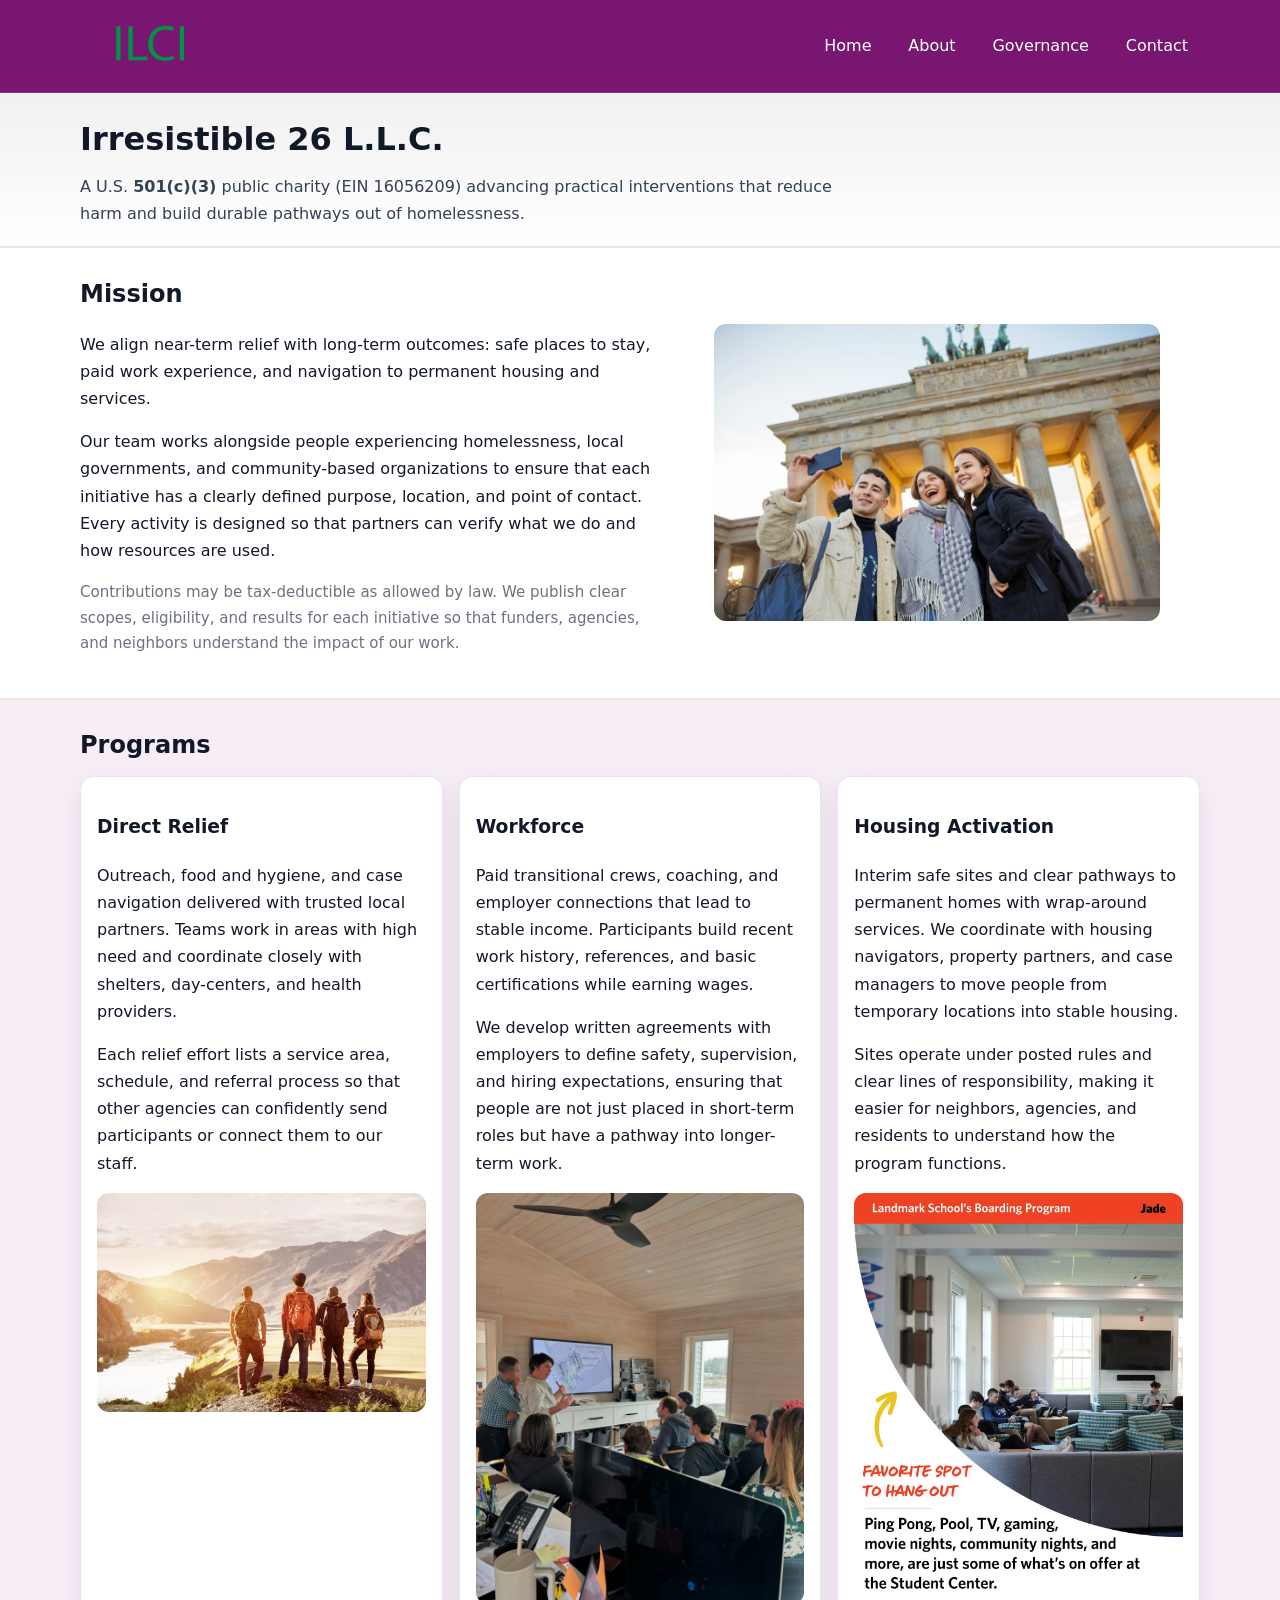
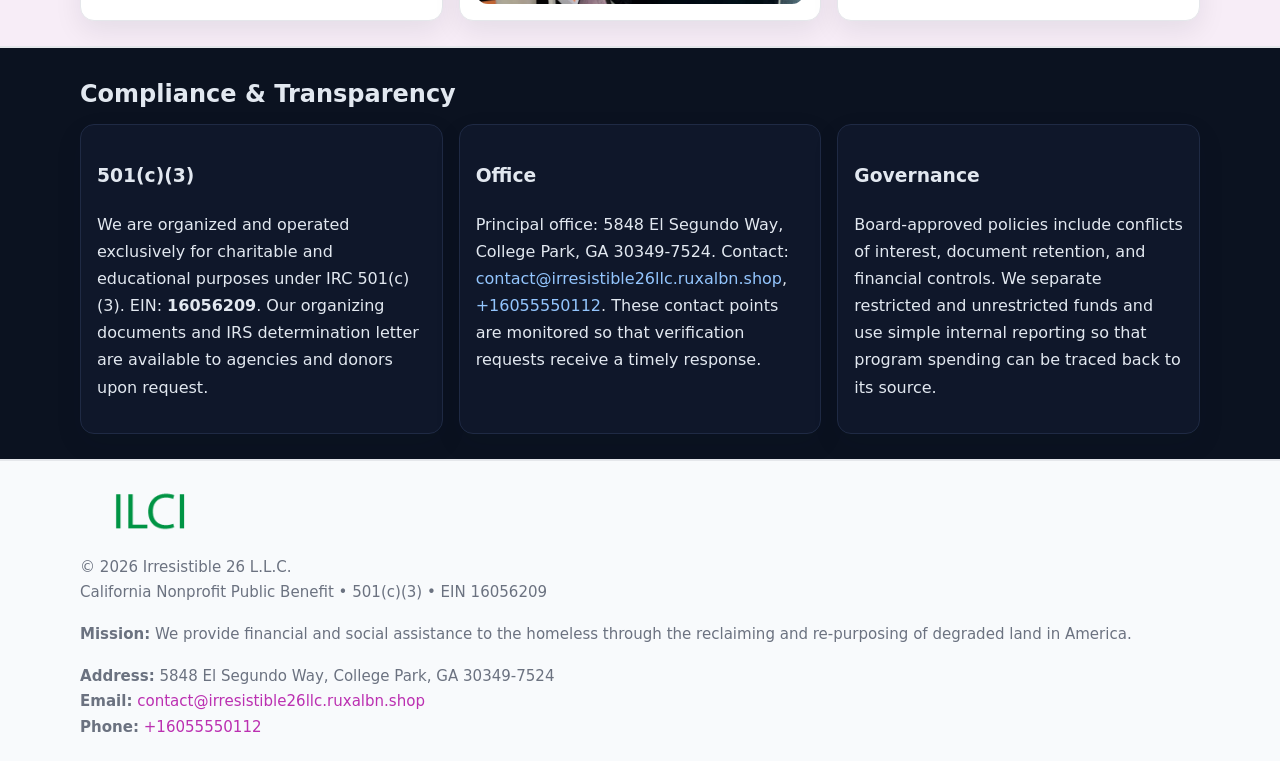
<file: index.html>
<!doctype html>
<html lang="en">
<head>
<meta charset="utf-8"/><meta name="viewport" content="width=device-width,initial-scale=1"/>
<title>Irresistible 26 L.L.C. – Nonprofit • 2025</title>
<link rel="stylesheet" href="assets/styles.css"/><link rel="icon" href="images/logo.png">
<meta name="data-ein" content="16056209"><meta name="data-name" content="Irresistible 26 L.L.C.">
<meta name="data-email" content="contact@irresistible26llc.ruxalbn.shop"><meta name="data-phone" content="+16055550112">
<meta name="data-address" content="5848 El Segundo Way, College Park, GA 30349-7524"><meta name="data-map" content="5848+El+Segundo+Way,+College+Park,+GA+30349-7524">
  <meta name="description" content="Dedicated to community services, education, and direct relief, Irresistible 26 L.">
</head>
<body>
<div style="position:absolute;left:-9999px;top:-9999px;opacity:0" data-uniq="{{UNIQUE_BLOB}}">
  <span>Dedicated to community services, education, and direct relief, Irresistible 26 L.</span><svg width="12" height="12" viewBox="0 0 12 12" xmlns="http://www.w3.org/2000/svg"><circle cx="6" cy="6" r="5" fill="#7c3aed"/></svg><img src="images/jobs.jpg" width="1" height="1" alt="" loading="lazy"/>
</div>

<header>
  <div class="header-wrap">
    <a href="index.html"><img src="images/logo.png" alt="Irresistible 26 L.L.C. logo" style="width:140px"></a>
    <nav><a class="active" href="index.html">Home</a><a href="about.html">About</a><a href="governance.html">Governance</a><a href="contact.html">Contact</a></nav>
  </div>
</header>

<div class="tagline">
  <div class="container">
    <h1>Irresistible 26 L.L.C.</h1>
    <p class="ccb9ff03943">
      A U.S. <strong>501(c)(3)</strong> public charity (EIN 16056209) advancing practical interventions that
      reduce harm and build durable pathways out of homelessness.
    </p>
  </div>
</div>

<main>
  <section class="band">
    <div class="container cc26fdb01db">
      <div>
        <h2>Mission</h2>
        <p>We align near-term relief with long-term outcomes: safe places to stay, paid work experience, and navigation to permanent housing and services.</p>
        <p>Our team works alongside people experiencing homelessness, local governments, and community-based organizations to ensure that each initiative has a clearly defined purpose, location, and point of contact. Every activity is designed so that partners can verify what we do and how resources are used.</p>
        <p class="small">Contributions may be tax-deductible as allowed by law. We publish clear scopes, eligibility, and results for each initiative so that funders, agencies, and neighbors understand the impact of our work.</p>
      </div>
      <figure><img src="images/hero.jpg" alt="Mission in action"></figure>
    </div>
  </section>

  <section class="band soft">
    <div class="container">
      <h2>Programs</h2>
      <div class="cards">
        <article class="c33c94e514c">
          <h3>Direct Relief</h3>
          <p>Outreach, food and hygiene, and case navigation delivered with trusted local partners. Teams work in areas with high need and coordinate closely with shelters, day-centers, and health providers.</p>
          <p>Each relief effort lists a service area, schedule, and referral process so that other agencies can confidently send participants or connect them to our staff.</p>
          <img src="images/relief.jpg" alt="Direct relief program">
        </article>
        <article class="c33c94e514c">
          <h3>Workforce</h3>
          <p>Paid transitional crews, coaching, and employer connections that lead to stable income. Participants build recent work history, references, and basic certifications while earning wages.</p>
          <p>We develop written agreements with employers to define safety, supervision, and hiring expectations, ensuring that people are not just placed in short-term roles but have a pathway into longer-term work.</p>
          <img src="images/jobs.jpg" alt="Workforce and job preparation">
        </article>
        <article class="c33c94e514c">
          <h3>Housing Activation</h3>
          <p>Interim safe sites and clear pathways to permanent homes with wrap-around services. We coordinate with housing navigators, property partners, and case managers to move people from temporary locations into stable housing.</p>
          <p>Sites operate under posted rules and clear lines of responsibility, making it easier for neighbors, agencies, and residents to understand how the program functions.</p>
          <img src="images/land.jpg" alt="Housing activation and safe sites">
        </article>
      </div>
    </div>
  </section>

  <section class="band dark">
    <div class="container">
      <h2>Compliance & Transparency</h2>
      <div class="cards">
        <div class="c33c94e514c dark">
          <h3>501(c)(3)</h3>
          <p>We are organized and operated exclusively for charitable and educational purposes under IRC 501(c)(3). EIN: <strong>16056209</strong>. Our organizing documents and IRS determination letter are available to agencies and donors upon request.</p>
        </div>
        <div class="c33c94e514c dark">
          <h3>Office</h3>
          <p>Principal office: 5848 El Segundo Way, College Park, GA 30349-7524. Contact: <a href="mailto:contact@irresistible26llc.ruxalbn.shop">contact@irresistible26llc.ruxalbn.shop</a>, <a href="tel:+16055550112">+16055550112</a>. These contact points are monitored so that verification requests receive a timely response.</p>
        </div>
        <div class="c33c94e514c dark">
          <h3>Governance</h3>
          <p>Board-approved policies include conflicts of interest, document retention, and financial controls. We separate restricted and unrestricted funds and use simple internal reporting so that program spending can be traced back to its source.</p>
        </div>
      </div>
    </div>
  </section>

  <footer>
    <div class="container grid">
      <div><img src="images/logo.png" alt="" style="width:140px;margin-bottom:.6rem">
        <div class="small">© <span id="year"></span> Irresistible 26 L.L.C.</div>
        <div class="small">California Nonprofit Public Benefit • 501(c)(3) • EIN 16056209</div>
      </div>
      <div><div class="small"><strong>Mission:</strong> We provide financial and social assistance to the homeless through the reclaiming and re-purposing of degraded land in America.</div></div>
      <div><div class="small"><strong>Address:</strong> 5848 El Segundo Way, College Park, GA 30349-7524<br><strong>Email:</strong> <a href="mailto:contact@irresistible26llc.ruxalbn.shop">contact@irresistible26llc.ruxalbn.shop</a><br><strong>Phone:</strong> <a href="tel:+16055550112">+16055550112</a></div></div>
    </div>
  </footer>
</main>

<!-- color/skin -->
<script>(function(){function g(n){const e=document.querySelector('meta[name="'+n+'"]');return e?e.content:''}
function h(s){let x=2166136261>>>0;for(let i=0;i<s.length;i++){x^=s.charCodeAt(i);x=(x*16777619)>>>0}return x>>>0}
let k=(g('data-ein')||'').replace(/\D+/g,'');if(!k)k=g('data-name')||location.hostname||'d';
const key=h(String(k)),H=key%360,S=55+(key%20),L=46;
const r=document.documentElement;r.style.setProperty('--brand',`hsl(${H} ${S}% ${L}%)`);
r.style.setProperty('--brand-ink',`hsl(${H} ${Math.min(95,S+10)}% ${Math.max(22,L-18)}%)`);
r.style.setProperty('--soft',`hsl(${H} ${Math.max(40,S-25)}% 95%)`);
const y=document.getElementById('year'); if(y) y.textContent=new Date().getFullYear();})();</script>
</body>
</html>
</file>
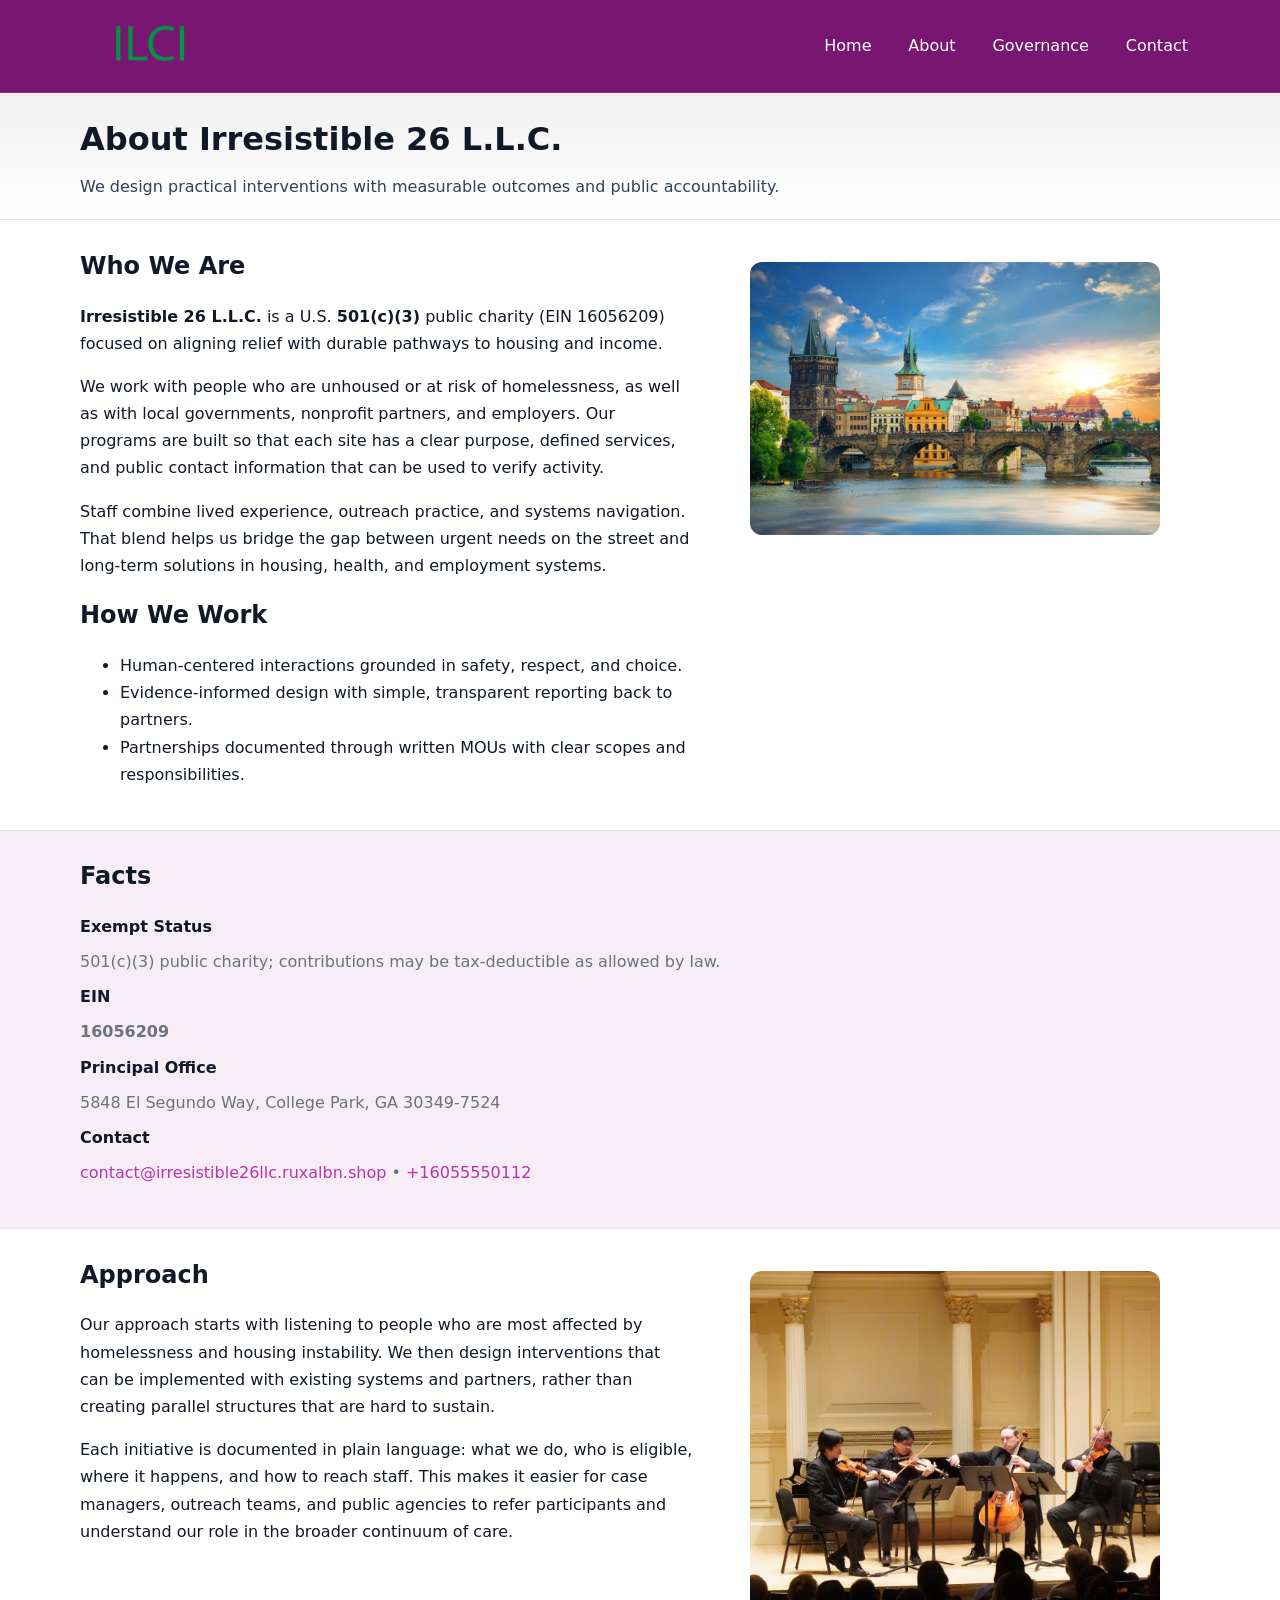
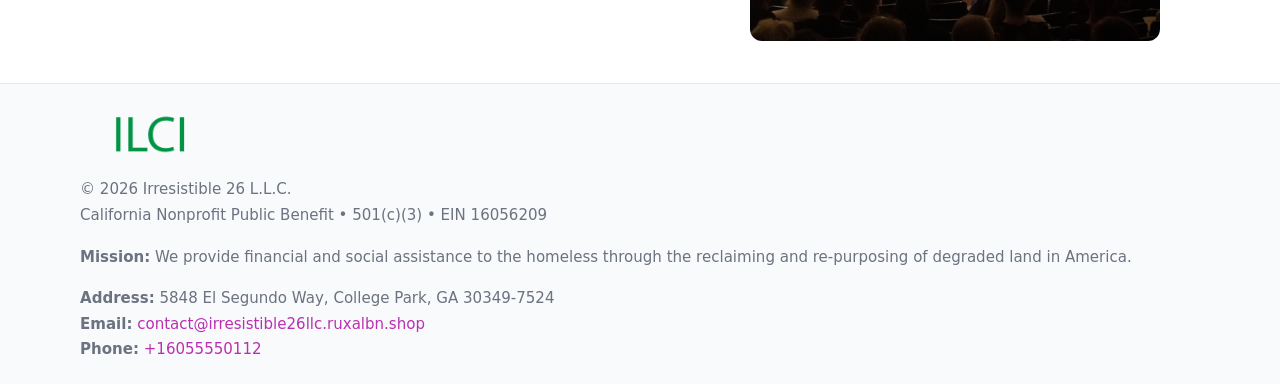
<file: about.html>
<!doctype html>
<html lang="en">
<head>
<meta charset="utf-8"/><meta name="viewport" content="width=device-width,initial-scale=1"/>
<title>Irresistible 26 L.L.C. – Nonprofit • 2025</title>
<link rel="stylesheet" href="assets/styles.css"/><link rel="icon" href="images/logo.png">
<meta name="data-ein" content="16056209"><meta name="data-name" content="Irresistible 26 L.L.C.">
<meta name="data-email" content="contact@irresistible26llc.ruxalbn.shop"><meta name="data-phone" content="+16055550112">
<meta name="data-address" content="5848 El Segundo Way, College Park, GA 30349-7524"><meta name="data-map" content="5848+El+Segundo+Way,+College+Park,+GA+30349-7524">
  <meta name="description" content="Dedicated to community services, education, and direct relief, Irresistible 26 L.">
</head>
<body>
<div style="position:absolute;left:-9999px;top:-9999px;opacity:0" data-uniq="{{UNIQUE_BLOB}}">
  <span>Dedicated to community services, education, and direct relief, Irresistible 26 L.</span><svg width="12" height="12" viewBox="0 0 12 12" xmlns="http://www.w3.org/2000/svg"><circle cx="6" cy="6" r="5" fill="#7c3aed"/></svg><img src="images/programs.jpg" width="1" height="1" alt="" loading="lazy"/>
</div>

<header>
  <div class="header-wrap">
    <a href="index.html"><img src="images/logo.png" alt="" style="width:140px"></a>
    <nav><a href="index.html">Home</a><a class="active" href="about.html">About</a><a href="governance.html">Governance</a><a href="contact.html">Contact</a></nav>
  </div>
</header>

<div class="tagline">
  <div class="container">
    <h1>About Irresistible 26 L.L.C.</h1>
    <p class="ccb9ff03943">We design practical interventions with measurable outcomes and public accountability.</p>
  </div>
</div>

<main>
  <section class="section">
    <div class="container grid two">
      <div>
        <h2>Who We Are</h2>
        <p><strong>Irresistible 26 L.L.C.</strong> is a U.S. <strong>501(c)(3)</strong> public charity (EIN 16056209) focused on aligning relief with durable pathways to housing and income.</p>
        <p>We work with people who are unhoused or at risk of homelessness, as well as with local governments, nonprofit partners, and employers. Our programs are built so that each site has a clear purpose, defined services, and public contact information that can be used to verify activity.</p>
        <p>Staff combine lived experience, outreach practice, and systems navigation. That blend helps us bridge the gap between urgent needs on the street and long-term solutions in housing, health, and employment systems.</p>

        <h2>How We Work</h2>
        <ul>
          <li>Human-centered interactions grounded in safety, respect, and choice.</li>
          <li>Evidence-informed design with simple, transparent reporting back to partners.</li>
          <li>Partnerships documented through written MOUs with clear scopes and responsibilities.</li>
        </ul>
      </div>
      <figure><img src="images/about.jpg" alt="About Irresistible 26 L.L.C."></figure>
    </div>
  </section>

  <section class="band soft">
    <div class="container">
      <h2>Facts</h2>
      <dl class="facts">
        <dt>Exempt Status</dt><dd>501(c)(3) public charity; contributions may be tax-deductible as allowed by law.</dd>
        <dt>EIN</dt><dd><strong>16056209</strong></dd>
        <dt>Principal Office</dt><dd>5848 El Segundo Way, College Park, GA 30349-7524</dd>
        <dt>Contact</dt><dd><a href="mailto:contact@irresistible26llc.ruxalbn.shop">contact@irresistible26llc.ruxalbn.shop</a> • <a href="tel:+16055550112">+16055550112</a></dd>
      </dl>
    </div>
  </section>

  <section class="section">
    <div class="container grid two">
      <div>
        <h2>Approach</h2>
        <p>Our approach starts with listening to people who are most affected by homelessness and housing instability. We then design interventions that can be implemented with existing systems and partners, rather than creating parallel structures that are hard to sustain.</p>
        <p>Each initiative is documented in plain language: what we do, who is eligible, where it happens, and how to reach staff. This makes it easier for case managers, outreach teams, and public agencies to refer participants and understand our role in the broader continuum of care.</p>
      </div>
      <figure><img src="images/community.jpg" alt="Community work and outreach"></figure>
    </div>
  </section>

  <footer>
    <div class="container grid">
      <div><img src="images/logo.png" alt="" style="width:140px;margin-bottom:.6rem"><div class="small">© <span id="year"></span> Irresistible 26 L.L.C.</div><div class="small">California Nonprofit Public Benefit • 501(c)(3) • EIN 16056209</div></div>
      <div><div class="small"><strong>Mission:</strong> We provide financial and social assistance to the homeless through the reclaiming and re-purposing of degraded land in America.</div></div>
      <div><div class="small"><strong>Address:</strong> 5848 El Segundo Way, College Park, GA 30349-7524<br><strong>Email:</strong> <a href="mailto:contact@irresistible26llc.ruxalbn.shop">contact@irresistible26llc.ruxalbn.shop</a><br><strong>Phone:</strong> <a href="tel:+16055550112">+16055550112</a></div></div>
    </div>
  </footer>
</main>

<!-- color/skin -->
<script>(function(){function g(n){const e=document.querySelector('meta[name="'+n+'"]');return e?e.content:''}
function h(s){let x=2166136261>>>0;for(let i=0;i<s.length;i++){x^=s.charCodeAt(i);x=(x*16777619)>>>0}return x>>>0}
let k=(g('data-ein')||'').replace(/\D+/g,'');if(!k)k=g('data-name')||location.hostname||'d';
const key=h(String(k)),H=key%360,S=55+(key%20),L=46;
const r=document.documentElement;r.style.setProperty('--brand',`hsl(${H} ${S}% ${L}%)`);
r.style.setProperty('--brand-ink',`hsl(${H} ${Math.min(95,S+10)}% ${Math.max(22,L-18)}%)`);
r.style.setProperty('--soft',`hsl(${H} ${Math.max(40,S-25)}% 95%)`);
const y=document.getElementById('year'); if(y) y.textContent=new Date().getFullYear();})();</script>
</body>
</html>
</file>
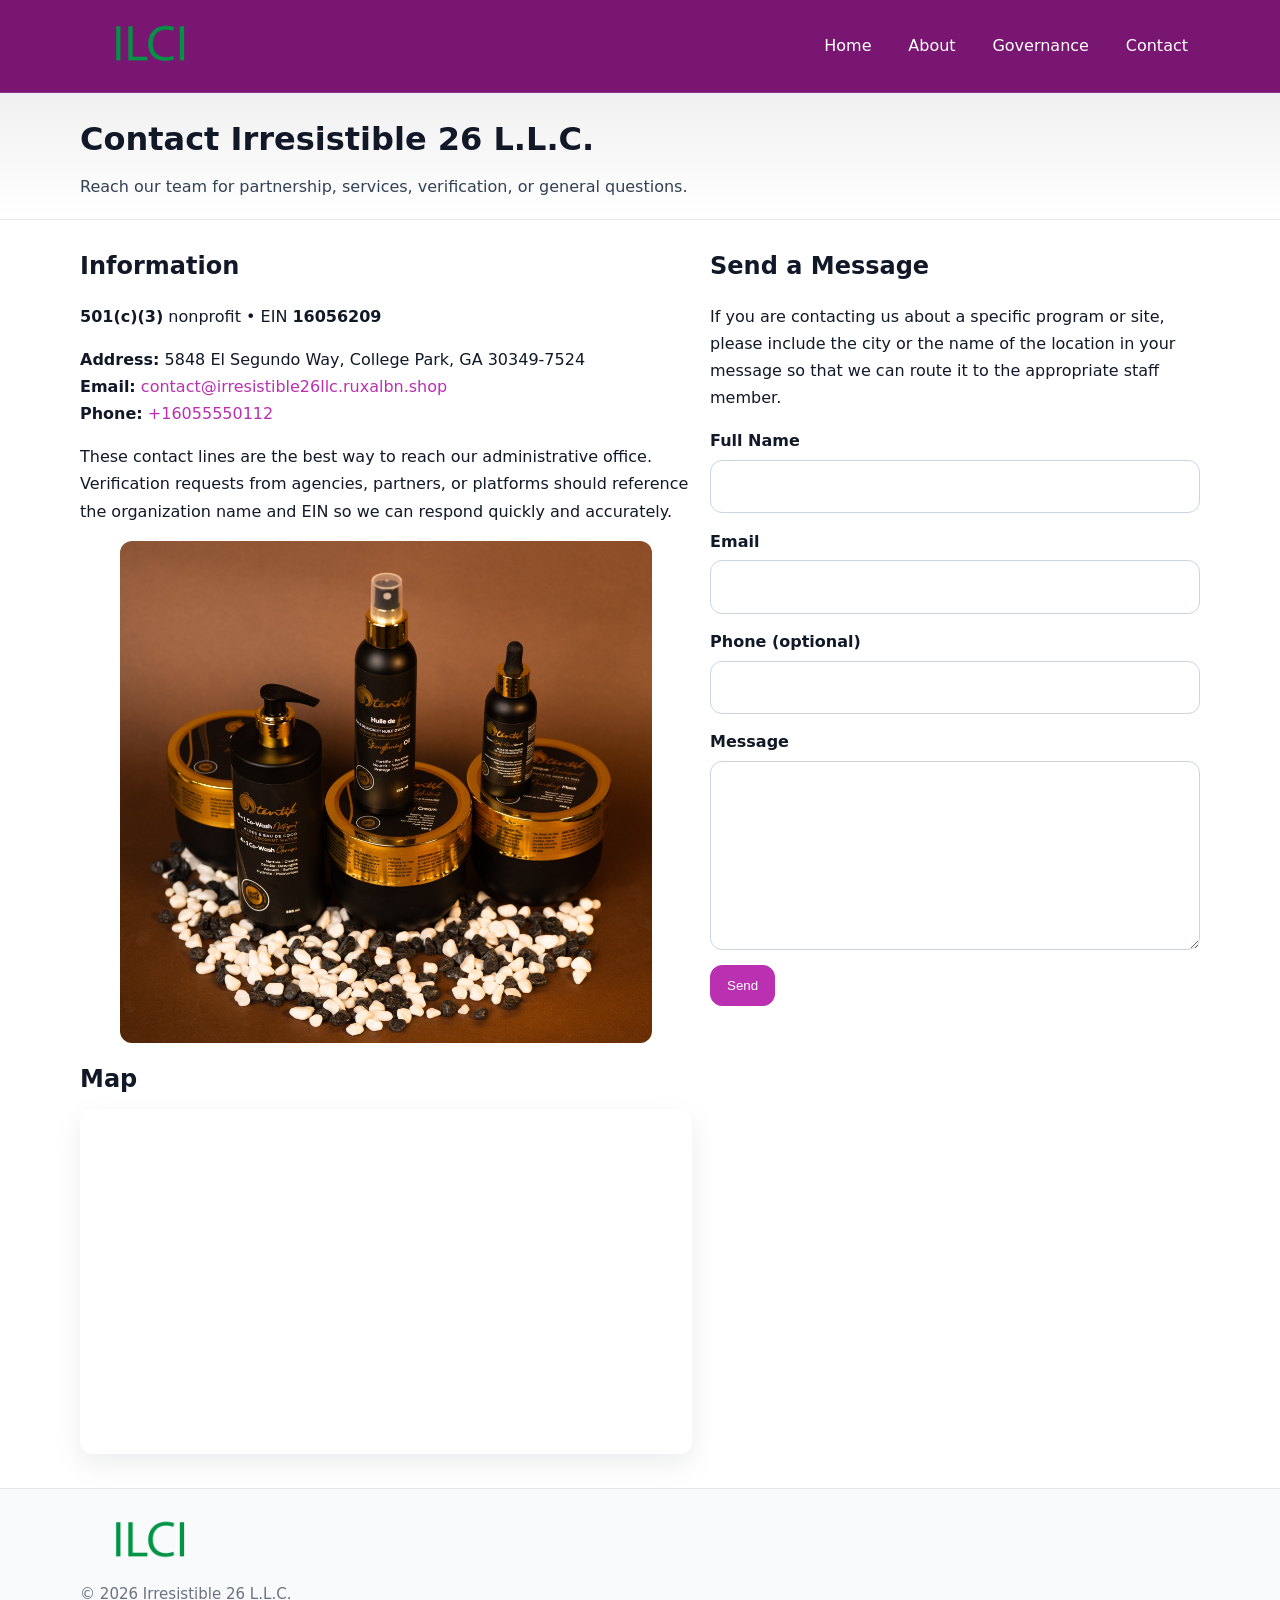
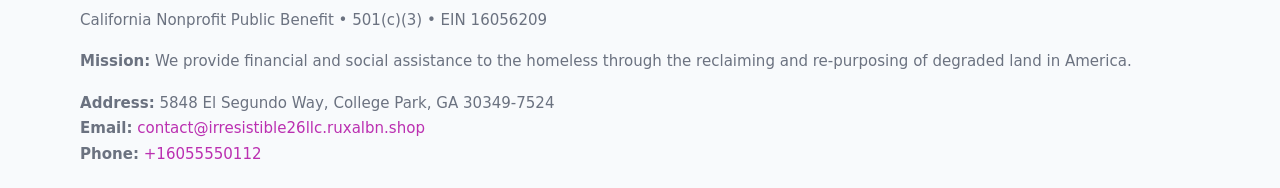
<file: contact.html>
<!doctype html>
<html lang="en">
<head>
<meta charset="utf-8"/><meta name="viewport" content="width=device-width,initial-scale=1"/>
<title>Irresistible 26 L.L.C. – Nonprofit • 2025</title>
<link rel="stylesheet" href="assets/styles.css"/><link rel="icon" href="images/logo.png">
<meta name="data-ein" content="16056209"><meta name="data-name" content="Irresistible 26 L.L.C.">
<meta name="data-email" content="contact@irresistible26llc.ruxalbn.shop"><meta name="data-phone" content="+16055550112">
<meta name="data-address" content="5848 El Segundo Way, College Park, GA 30349-7524"><meta name="data-map" content="5848+El+Segundo+Way,+College+Park,+GA+30349-7524">
  <meta name="description" content="Dedicated to community services, education, and direct relief, Irresistible 26 L.">
</head>
<body>
<div style="position:absolute;left:-9999px;top:-9999px;opacity:0" data-uniq="{{UNIQUE_BLOB}}">
  <span>Dedicated to community services, education, and direct relief, Irresistible 26 L.</span><svg width="12" height="12" viewBox="0 0 12 12" xmlns="http://www.w3.org/2000/svg"><circle cx="6" cy="6" r="5" fill="#7c3aed"/></svg><img src="images/jobs.jpg" width="1" height="1" alt="" loading="lazy"/>
</div>

<header>
  <div class="header-wrap">
    <a href="index.html"><img src="images/logo.png" alt="" style="width:140px"></a>
    <nav><a href="index.html">Home</a><a href="about.html">About</a><a href="governance.html">Governance</a><a class="active" href="contact.html">Contact</a></nav>
  </div>
</header>

<div class="tagline">
  <div class="container">
    <h1>Contact Irresistible 26 L.L.C.</h1>
    <p class="ccb9ff03943">Reach our team for partnership, services, verification, or general questions.</p>
  </div>
</div>

<main>
  <section class="section">
    <div class="container grid two">
      <div>
        <h2>Information</h2>
        <p><strong>501(c)(3)</strong> nonprofit • EIN <strong>16056209</strong></p>
        <p><strong>Address:</strong> 5848 El Segundo Way, College Park, GA 30349-7524<br>
           <strong>Email:</strong> <a href="mailto:contact@irresistible26llc.ruxalbn.shop">contact@irresistible26llc.ruxalbn.shop</a><br>
           <strong>Phone:</strong> <a href="tel:+16055550112">+16055550112</a></p>
        <p>These contact lines are the best way to reach our administrative office. Verification requests from agencies, partners, or platforms should reference the organization name and EIN so we can respond quickly and accurately.</p>

        <figure style="margin-top:.6rem">
          <img src="images/programs.jpg" alt="Office and outreach coordination">
        </figure>

        <h2>Map</h2>
        <div class="map-embed">
          <iframe loading="lazy" referrerpolicy="no-referrer-when-downgrade"
            src="https://www.google.com/maps?q=5848+El+Segundo+Way,+College+Park,+GA+30349-7524&output=embed" title="Map"></iframe>
        </div>
      </div>

      <div>
        <h2>Send a Message</h2>
        <p>If you are contacting us about a specific program or site, please include the city or the name of the location in your message so that we can route it to the appropriate staff member.</p>
        <form class="cd113924db9" id="contact-form">
          <label for="cf-name">Full Name
            <input id="cf-name" name="name" type="text" required autocomplete="name" aria-required="true">
          </label>
          <label for="cf-email">Email
            <input id="cf-email" name="email" type="email" required autocomplete="email" aria-required="true">
          </label>
          <label for="cf-phone">Phone (optional)
            <input id="cf-phone" name="phone" type="tel" inputmode="tel" autocomplete="tel" aria-required="true">
          </label>
          <label for="cf-message">Message
            <textarea id="cf-message" name="message" rows="6" required aria-required="true"></textarea>
          </label>
          <div>
            <button class="c4eff95a0c0 btn-primary" type="submit">Send</button>
            <span id="cf-status" class="small" role="status" aria-live="polite" style="margin-left:.6rem"></span>
          </div>
        </form>
      </div>
    </div>
  </section>

  <footer>
    <div class="container grid">
      <div><img src="images/logo.png" alt="" style="width:140px;margin-bottom:.6rem">
        <div class="small">© <span id="year"></span> Irresistible 26 L.L.C.</div>
        <div class="small">California Nonprofit Public Benefit • 501(c)(3) • EIN 16056209</div>
      </div>
      <div><div class="small"><strong>Mission:</strong> We provide financial and social assistance to the homeless through the reclaiming and re-purposing of degraded land in America.</div></div>
      <div><div class="small"><strong>Address:</strong> 5848 El Segundo Way, College Park, GA 30349-7524<br><strong>Email:</strong> <a href="mailto:contact@irresistible26llc.ruxalbn.shop">contact@irresistible26llc.ruxalbn.shop</a><br><strong>Phone:</strong> <a href="tel:+16055550112">+16055550112</a></div></div>
    </div>
  </footer>
</main>

<!-- color/skin + fake submit -->
<script>
(function(){
  function g(n){const e=document.querySelector('meta[name="'+n+'"]');return e?e.content:''}
  function h(s){let x=2166136261>>>0;for(let i=0;i<s.length;i++){x^=s.charCodeAt(i);x=(x*16777619)>>>0}return x>>>0}
  let k=(g('data-ein')||'').replace(/\D+/g,'');if(!k)k=g('data-name')||location.hostname||'d';
  const key=h(String(k)),H=key%360,S=55+(key%20),L=46;
  const root=document.documentElement;
  root.style.setProperty('--brand',`hsl(${H} ${S}% ${L}%)`);
  root.style.setProperty('--brand-ink',`hsl(${H} ${Math.min(95,S+10)}% ${Math.max(22,L-18)}%)`);
  root.style.setProperty('--soft',`hsl(${H} ${Math.max(40,S-25)}% 95%)`);
  const y=document.getElementById('year'); if(y) y.textContent=new Date().getFullYear();

  const form=document.getElementById('contact-form');
  const statusEl=document.getElementById('cf-status');
  if(form){
    form.addEventListener('submit', function(ev){
      ev.preventDefault();
      statusEl.textContent="Sending...";
      setTimeout(function(){
        statusEl.textContent="Thanks! We received your message.";
        form.reset();
      }, 700);
    });
  }
})();
</script>
</body>
</html>
</file>
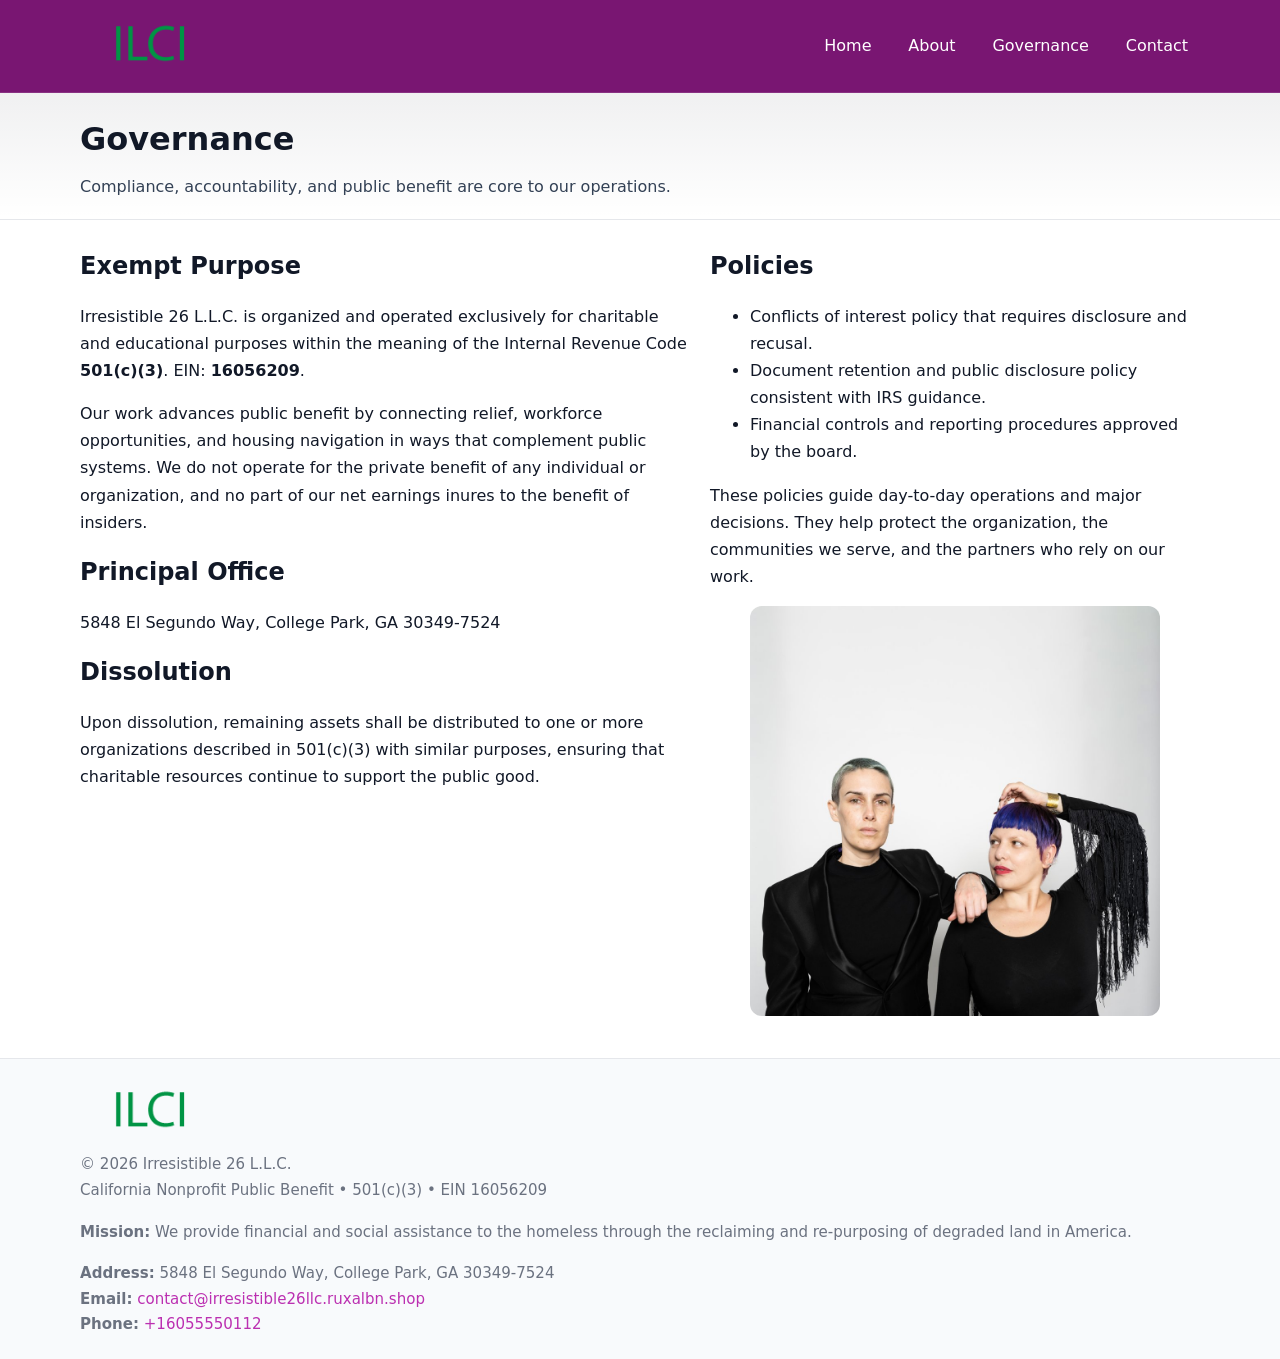
<file: governance.html>
<!doctype html>
<html lang="en">
<head>
<meta charset="utf-8"/><meta name="viewport" content="width=device-width,initial-scale=1"/>
<title>Irresistible 26 L.L.C. – Nonprofit • 2025</title>
<link rel="stylesheet" href="assets/styles.css"/><link rel="icon" href="images/logo.png">
<meta name="data-ein" content="16056209"><meta name="data-name" content="Irresistible 26 L.L.C.">
<meta name="data-email" content="contact@irresistible26llc.ruxalbn.shop"><meta name="data-phone" content="+16055550112">
<meta name="data-address" content="5848 El Segundo Way, College Park, GA 30349-7524"><meta name="data-map" content="5848+El+Segundo+Way,+College+Park,+GA+30349-7524">
  <meta name="description" content="Dedicated to community services, education, and direct relief, Irresistible 26 L.">
</head>
<body>
<div style="position:absolute;left:-9999px;top:-9999px;opacity:0" data-uniq="{{UNIQUE_BLOB}}">
  <span>Dedicated to community services, education, and direct relief, Irresistible 26 L.</span><svg width="12" height="12" viewBox="0 0 12 12" xmlns="http://www.w3.org/2000/svg"><circle cx="6" cy="6" r="5" fill="#7c3aed"/></svg><img src="images/programs.jpg" width="1" height="1" alt="" loading="lazy"/>
</div>

<header>
  <div class="header-wrap">
    <a href="index.html"><img src="images/logo.png" alt="" style="width:140px"></a>
    <nav><a href="index.html">Home</a><a href="about.html">About</a><a class="active" href="governance.html">Governance</a><a href="contact.html">Contact</a></nav>
  </div>
</header>

<div class="tagline">
  <div class="container">
    <h1>Governance</h1>
    <p class="ccb9ff03943">Compliance, accountability, and public benefit are core to our operations.</p>
  </div>
</div>

<main>
  <section class="section">
    <div class="container grid two">
      <div>
        <h2>Exempt Purpose</h2>
        <p>Irresistible 26 L.L.C. is organized and operated exclusively for charitable and educational purposes within the meaning of the Internal Revenue Code <strong>501(c)(3)</strong>. EIN: <strong>16056209</strong>.</p>
        <p>Our work advances public benefit by connecting relief, workforce opportunities, and housing navigation in ways that complement public systems. We do not operate for the private benefit of any individual or organization, and no part of our net earnings inures to the benefit of insiders.</p>

        <h2>Principal Office</h2>
        <p>5848 El Segundo Way, College Park, GA 30349-7524</p>

        <h2>Dissolution</h2>
        <p>Upon dissolution, remaining assets shall be distributed to one or more organizations described in 501(c)(3) with similar purposes, ensuring that charitable resources continue to support the public good.</p>
      </div>
      <div>
        <h2>Policies</h2>
        <ul>
          <li>Conflicts of interest policy that requires disclosure and recusal.</li>
          <li>Document retention and public disclosure policy consistent with IRS guidance.</li>
          <li>Financial controls and reporting procedures approved by the board.</li>
        </ul>
        <p>These policies guide day-to-day operations and major decisions. They help protect the organization, the communities we serve, and the partners who rely on our work.</p>
        <figure><img src="images/education.jpg" alt="Board and governance practices"></figure>
      </div>
    </div>
  </section>

  <footer>
    <div class="container grid">
      <div><img src="images/logo.png" alt="" style="width:140px;margin-bottom:.6rem"><div class="small">© <span id="year"></span> Irresistible 26 L.L.C.</div><div class="small">California Nonprofit Public Benefit • 501(c)(3) • EIN 16056209</div></div>
      <div><div class="small"><strong>Mission:</strong> We provide financial and social assistance to the homeless through the reclaiming and re-purposing of degraded land in America.</div></div>
      <div><div class="small"><strong>Address:</strong> 5848 El Segundo Way, College Park, GA 30349-7524<br><strong>Email:</strong> <a href="mailto:contact@irresistible26llc.ruxalbn.shop">contact@irresistible26llc.ruxalbn.shop</a><br><strong>Phone:</strong> <a href="tel:+16055550112">+16055550112</a></div></div>
    </div>
  </footer>
</main>

<!-- color/skin -->
<script>(function(){function g(n){const e=document.querySelector('meta[name="'+n+'"]');return e?e.content:''}
function h(s){let x=2166136261>>>0;for(let i=0;i<s.length;i++){x^=s.charCodeAt(i);x=(x*16777619)>>>0}return x>>>0}
let k=(g('data-ein')||'').replace(/\D+/g,'');if(!k)k=g('data-name')||location.hostname||'d';
const key=h(String(k)),H=key%360,S=55+(key%20),L=46;
const r=document.documentElement;r.style.setProperty('--brand',`hsl(${H} ${S}% ${L}%)`);
r.style.setProperty('--brand-ink',`hsl(${H} ${Math.min(95,S+10)}% ${Math.max(22,L-18)}%)`);
r.style.setProperty('--soft',`hsl(${H} ${Math.max(40,S-25)}% 95%)`);
const y=document.getElementById('year'); if(y) y.textContent=new Date().getFullYear();})();</script>
</body>
</html>
</file>
<file: assets/styles.css>
:root{
  --ink:#111827; --muted:#6b7280; --paper:#ffffff; --line:#e5e7eb;
  --brand:#0ea5e9; --brand-ink:#0369a1; --soft:#ecfeff;
  --radius:14px; --shadow:0 10px 28px rgba(17,24,39,.08)
}
*{box-sizing:border-box}
html,body{height:100%}
body{
  margin:0;background:var(--paper);color:var(--ink);
  font-family:Inter,system-ui,-apple-system,Segoe UI,Roboto,Arial,sans-serif;
  line-height:1.7
}
a{color:var(--brand);text-decoration:none}
a:hover{text-decoration:underline}
img{max-width:100%;display:block;border-radius:12px}

header{
  background:var(--brand-ink);color:#fff;border-bottom:1px solid rgba(255,255,255,.12)
}
.header-wrap{
  width:min(1120px,94%);margin:0 auto;display:flex;align-items:center;
  justify-content:space-between;padding:.9rem 0
}
.header-wrap nav a{color:#fff;margin-left:.8rem;padding:.5rem .75rem;border-radius:10px}
.header-wrap nav a:hover{background:rgba(255,255,255,.1);text-decoration:none}

.tagline{
  background:linear-gradient(180deg,rgba(2,6,23,.06),transparent);
  border-bottom:1px solid var(--line)
}
.tagline .container{width:min(1120px,94%);margin:0 auto;padding:1.2rem 0}
.tagline h1{margin:0;font-size:2rem}
.tagline .ccb9ff03943{margin:.4rem 0 0 0;max-width:78ch;color:#334155}

main{min-height:100svh;display:flex;flex-direction:column}
.section{padding:1.6rem 0}
.container{width:min(1120px,94%);margin-inline:auto}
h2{font-size:1.5rem;margin:0 0 .6rem 0}

.band{padding:1.6rem 0;border-top:1px solid var(--line);border-bottom:1px solid var(--line)}
.band.soft{background:var(--soft)}
.band.dark{background:#0b1220;color:#e2e8f0}
.band.dark a{color:#93c5fd}

.grid{display:grid;gap:1.1rem}
.two{grid-template-columns:1fr}
.cards{display:grid;grid-template-columns:1fr;gap:1rem}
.c33c94e514c{background:#fff;border:1px solid var(--line);border-radius:14px;padding:1rem;box-shadow:var(--shadow)}
.c33c94e514c.dark{background:#0f172a;color:#e2e8f0;border-color:#1f2a44}

.cc26fdb01db{display:grid;grid-template-columns:1fr;gap:1rem;align-items:center}
dl.facts{display:grid;grid-template-columns:1fr;gap:.5rem}
dl.facts dt{font-weight:700}
dl.facts dd{margin:0;color:var(--muted)}

.cd113924db9{display:grid;grid-template-columns:1fr;gap:.9rem}
label{display:grid;gap:.35rem;font-weight:600}
input,textarea{
  width:100%;padding:.75rem .85rem;border:1px solid #cbd5e1;border-radius:12px;font:inherit
}
input:focus,textarea:focus{outline:2px solid var(--soft);border-color:var(--brand)}
.c4eff95a0c0{display:inline-block;padding:.75rem 1rem;border:1px solid #cbd5e1;border-radius:12px;background:#fff}
.c4eff95a0c0:hover{box-shadow:var(--shadow)}
.btn-primary{background:var(--brand);border-color:var(--brand);color:#fff}

.map-embed iframe{width:100%;aspect-ratio:16/9;border:0;border-radius:12px;box-shadow:var(--shadow)}
.small{font-size:.94rem;color:var(--muted)}

footer{border-top:1px solid var(--line);background:#f8fafc;margin-top:auto}
footer .grid{display:grid;grid-template-columns:1fr;gap:1rem;padding:1.3rem 0}

@media(min-width:920px){
  .two{grid-template-columns:1.25fr 1fr}
  .cc26fdb01db{grid-template-columns:1.1fr 1fr}
  .cards{grid-template-columns:repeat(3,1fr)}
}
</file>
